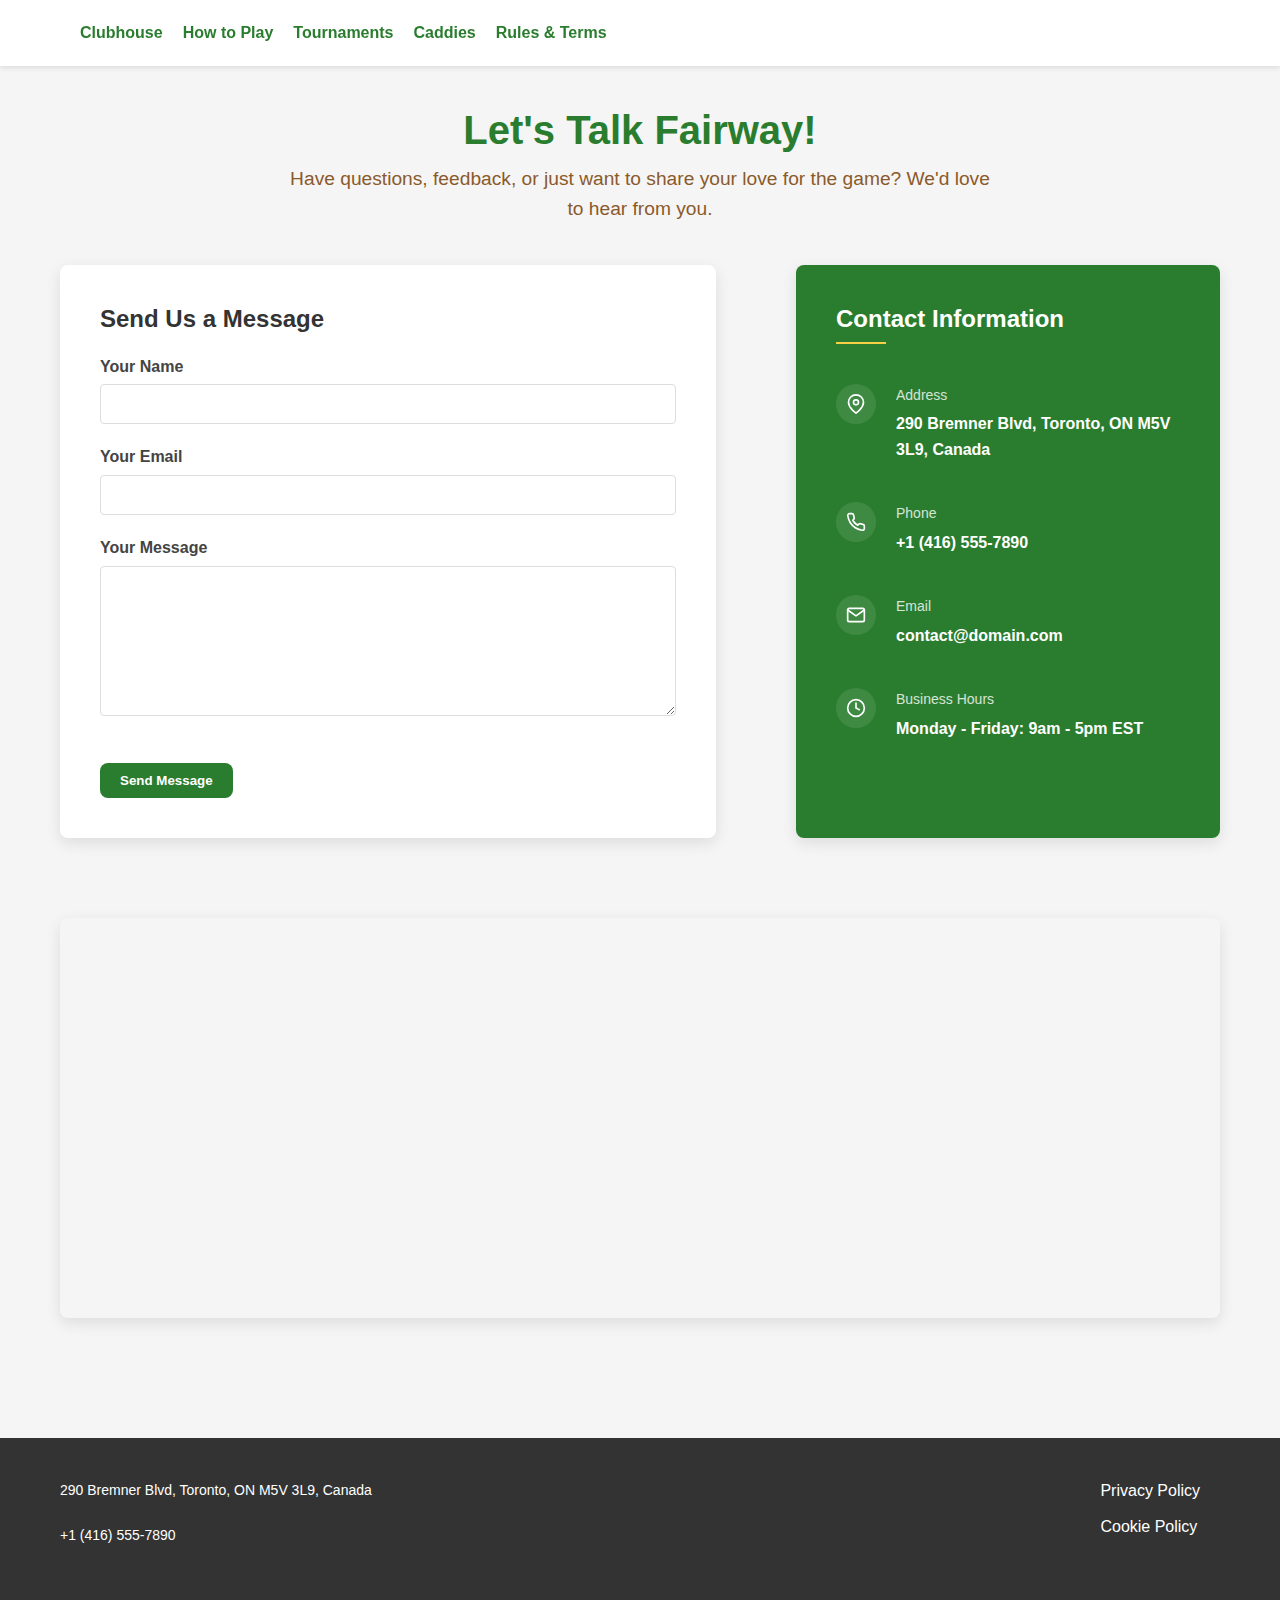
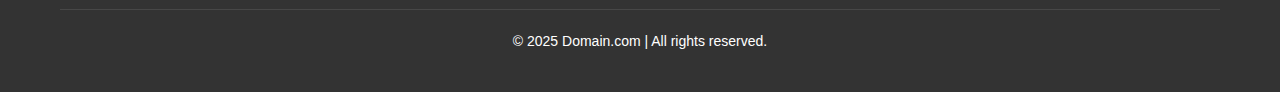
<file: contacts.html>
<!DOCTYPE html>
<html lang="en">
  <head>
    <meta charset="UTF-8" />
    <meta name="viewport" content="width=device-width, initial-scale=1.0" />
    <title>Contact Us - Fairway Solitaire</title>
    <meta
      name="description"
      content="Get in touch with the Fairway Solitaire team for support, feedback or partnership opportunities."
    />
    <link rel="stylesheet" href="css/global.css" />
    <link rel="icon" type="image/png" href="img/favicon.ico" />
  </head>
  <body>
    <div id="header-container"></div>

    <main class="contacts-page">
      <!-- Content will be loaded dynamically from contacts.json -->
    </main>

    <div id="footer-container"></div>
    <script src="js/main.js" type="module"></script>
  </body>
</html>
</file>
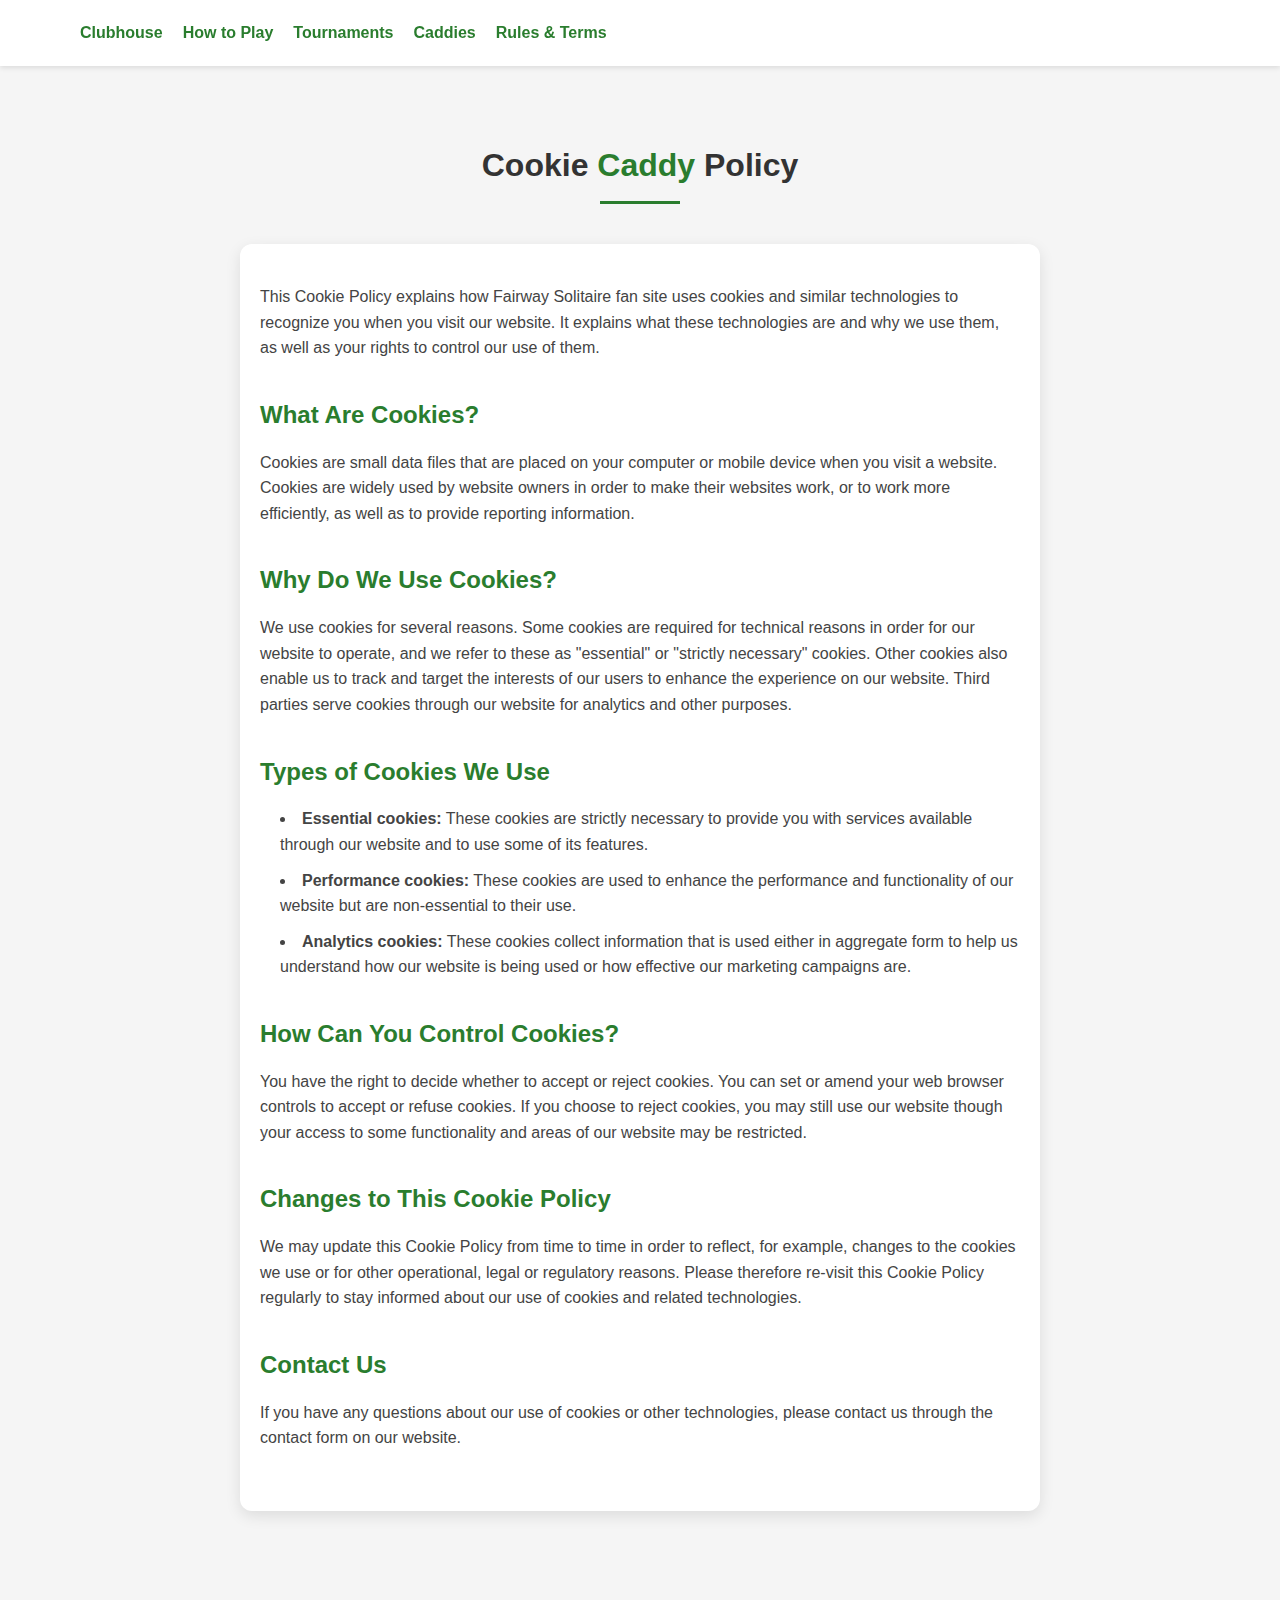
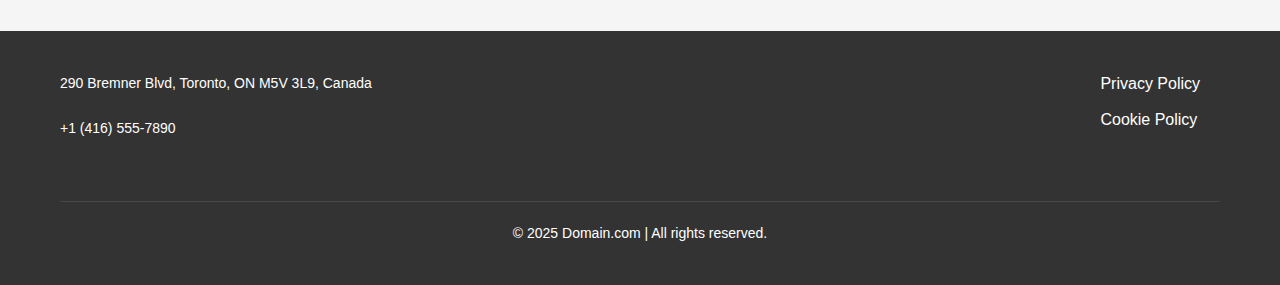
<file: cookie.html>
<!DOCTYPE html>
<html lang="en">
  <head>
    <meta charset="UTF-8" />
    <meta name="viewport" content="width=device-width, initial-scale=1.0" />
    <title>Cookie Policy - Fairway Solitaire</title>
    <meta
      name="description"
      content="Cookie policy for Fairway Solitaire - Classic Cards Game."
    />
    <link rel="stylesheet" href="css/global.css" />
    <link rel="icon" type="image/png" href="img/favicon.ico" />
  </head>
  <body>
    <div id="header-container"></div>

    <main class="cookie-page">
      <div class="container">
        <h1 class="page-title">
          Cookie <span class="accent">Caddy</span> Policy
        </h1>

        <div class="cookie-content">
          <p>
            This Cookie Policy explains how Fairway Solitaire fan site uses
            cookies and similar technologies to recognize you when you visit our
            website. It explains what these technologies are and why we use
            them, as well as your rights to control our use of them.
          </p>

          <h2>What Are Cookies?</h2>
          <p>
            Cookies are small data files that are placed on your computer or
            mobile device when you visit a website. Cookies are widely used by
            website owners in order to make their websites work, or to work more
            efficiently, as well as to provide reporting information.
          </p>

          <h2>Why Do We Use Cookies?</h2>
          <p>
            We use cookies for several reasons. Some cookies are required for
            technical reasons in order for our website to operate, and we refer
            to these as "essential" or "strictly necessary" cookies. Other
            cookies also enable us to track and target the interests of our
            users to enhance the experience on our website. Third parties serve
            cookies through our website for analytics and other purposes.
          </p>

          <h2>Types of Cookies We Use</h2>
          <ul>
            <li>
              <strong>Essential cookies:</strong> These cookies are strictly
              necessary to provide you with services available through our
              website and to use some of its features.
            </li>
            <li>
              <strong>Performance cookies:</strong> These cookies are used to
              enhance the performance and functionality of our website but are
              non-essential to their use.
            </li>
            <li>
              <strong>Analytics cookies:</strong> These cookies collect
              information that is used either in aggregate form to help us
              understand how our website is being used or how effective our
              marketing campaigns are.
            </li>
          </ul>

          <h2>How Can You Control Cookies?</h2>
          <p>
            You have the right to decide whether to accept or reject cookies.
            You can set or amend your web browser controls to accept or refuse
            cookies. If you choose to reject cookies, you may still use our
            website though your access to some functionality and areas of our
            website may be restricted.
          </p>

          <h2>Changes to This Cookie Policy</h2>
          <p>
            We may update this Cookie Policy from time to time in order to
            reflect, for example, changes to the cookies we use or for other
            operational, legal or regulatory reasons. Please therefore re-visit
            this Cookie Policy regularly to stay informed about our use of
            cookies and related technologies.
          </p>

          <h2>Contact Us</h2>
          <p>
            If you have any questions about our use of cookies or other
            technologies, please contact us through the contact form on our
            website.
          </p>
        </div>
      </div>
    </main>

    <div id="footer-container"></div>
    <script src="js/main.js" type="module"></script>
  </body>
</html>
</file>
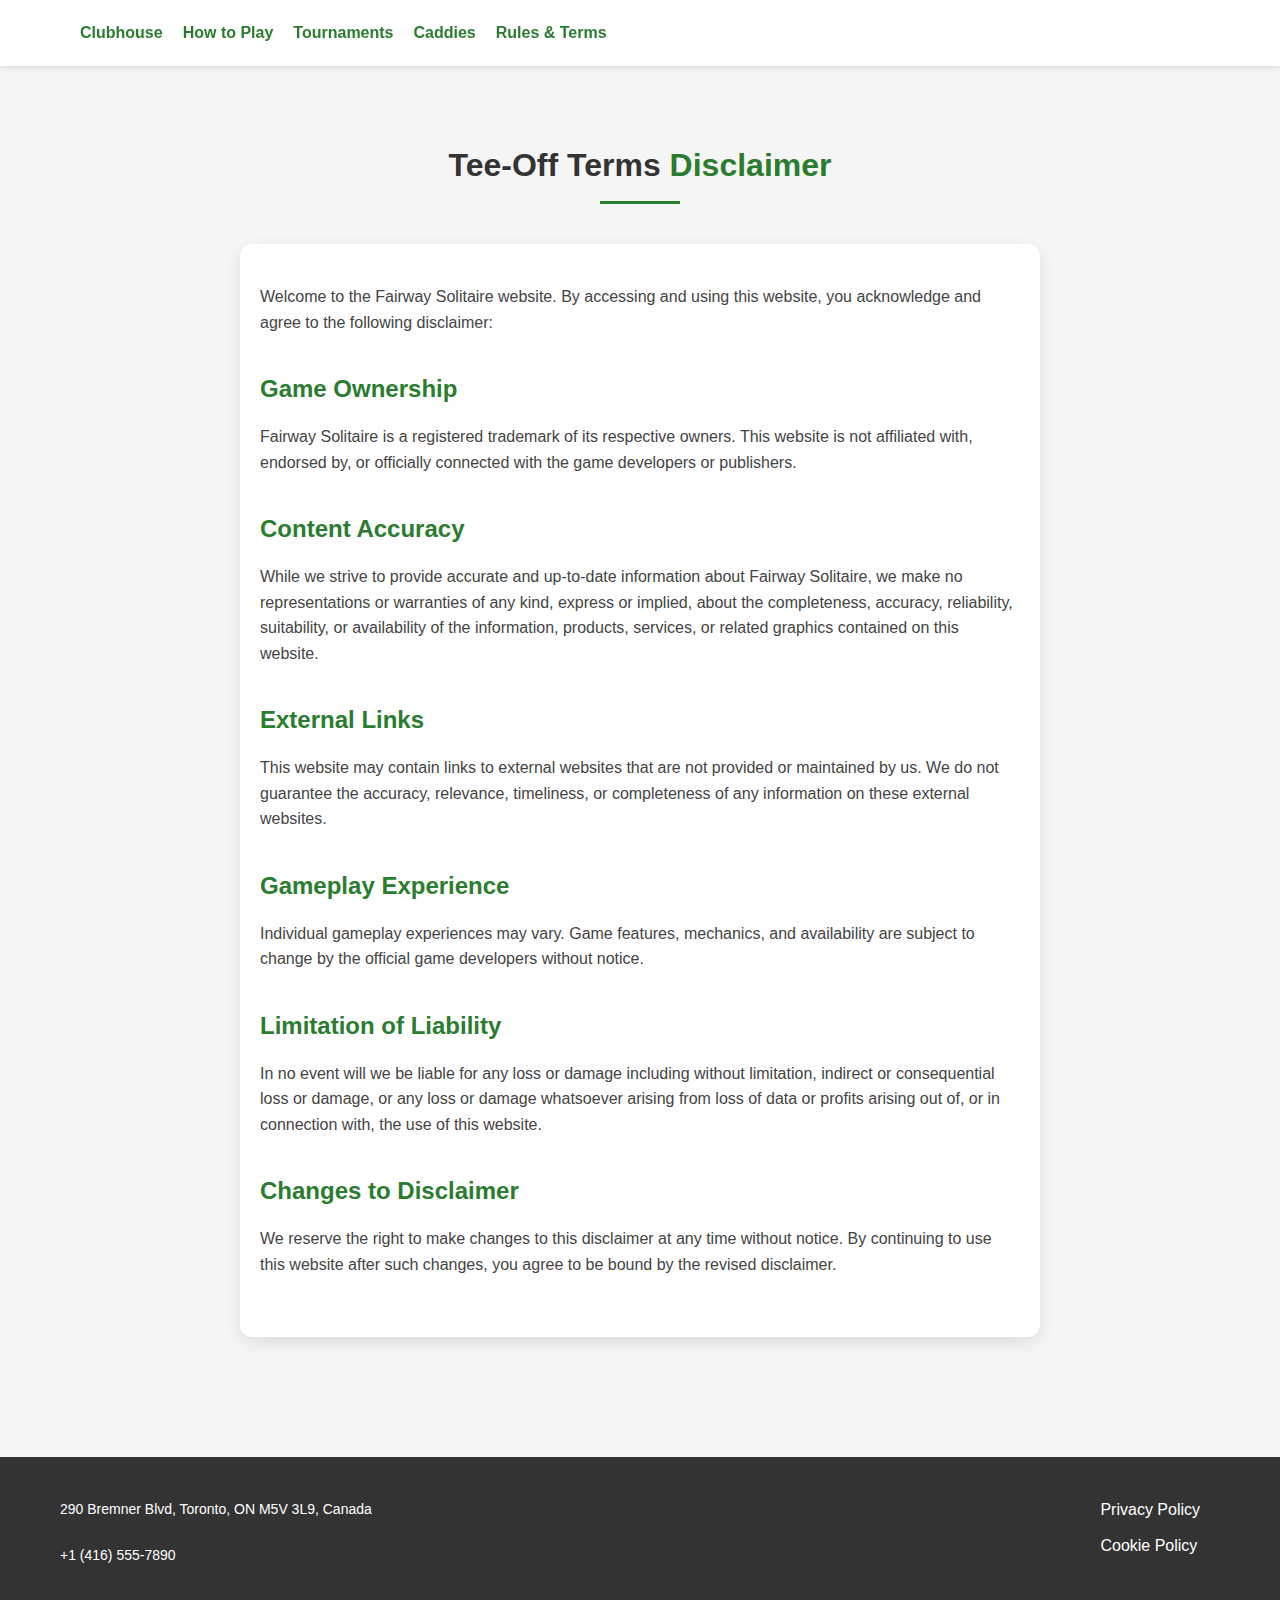
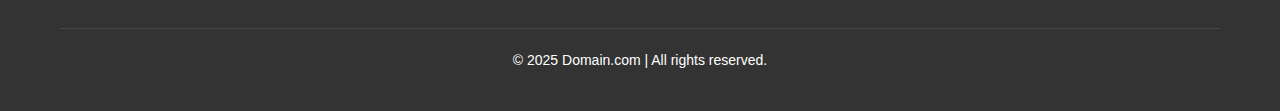
<file: disclaimer.html>
<!DOCTYPE html>
<html lang="en">
  <head>
    <meta charset="UTF-8" />
    <meta name="viewport" content="width=device-width, initial-scale=1.0" />
    <title>Disclaimer - Fairway Solitaire</title>
    <meta
      name="description"
      content="Legal disclaimer for Fairway Solitaire - Classic Cards Game."
    />
    <link rel="stylesheet" href="css/global.css" />
    <link rel="icon" type="image/png" href="img/favicon.ico" />
  </head>
  <body>
    <div id="header-container"></div>

    <main class="disclaimer-page">
      <div class="container">
        <h1 class="page-title">
          Tee-Off Terms <span class="accent">Disclaimer</span>
        </h1>

        <div class="disclaimer-content">
          <p>
            Welcome to the Fairway Solitaire website. By accessing and using
            this website, you acknowledge and agree to the following disclaimer:
          </p>

          <h2>Game Ownership</h2>
          <p>
            Fairway Solitaire is a registered trademark of its respective
            owners. This website is not affiliated with, endorsed by, or
            officially connected with the game developers or publishers.
          </p>

          <h2>Content Accuracy</h2>
          <p>
            While we strive to provide accurate and up-to-date information about
            Fairway Solitaire, we make no representations or warranties of any
            kind, express or implied, about the completeness, accuracy,
            reliability, suitability, or availability of the information,
            products, services, or related graphics contained on this website.
          </p>

          <h2>External Links</h2>
          <p>
            This website may contain links to external websites that are not
            provided or maintained by us. We do not guarantee the accuracy,
            relevance, timeliness, or completeness of any information on these
            external websites.
          </p>

          <h2>Gameplay Experience</h2>
          <p>
            Individual gameplay experiences may vary. Game features, mechanics,
            and availability are subject to change by the official game
            developers without notice.
          </p>

          <h2>Limitation of Liability</h2>
          <p>
            In no event will we be liable for any loss or damage including
            without limitation, indirect or consequential loss or damage, or any
            loss or damage whatsoever arising from loss of data or profits
            arising out of, or in connection with, the use of this website.
          </p>

          <h2>Changes to Disclaimer</h2>
          <p>
            We reserve the right to make changes to this disclaimer at any time
            without notice. By continuing to use this website after such
            changes, you agree to be bound by the revised disclaimer.
          </p>
        </div>
      </div>
    </main>

    <div id="footer-container"></div>
    <script src="js/main.js" type="module"></script>
  </body>
</html>
</file>
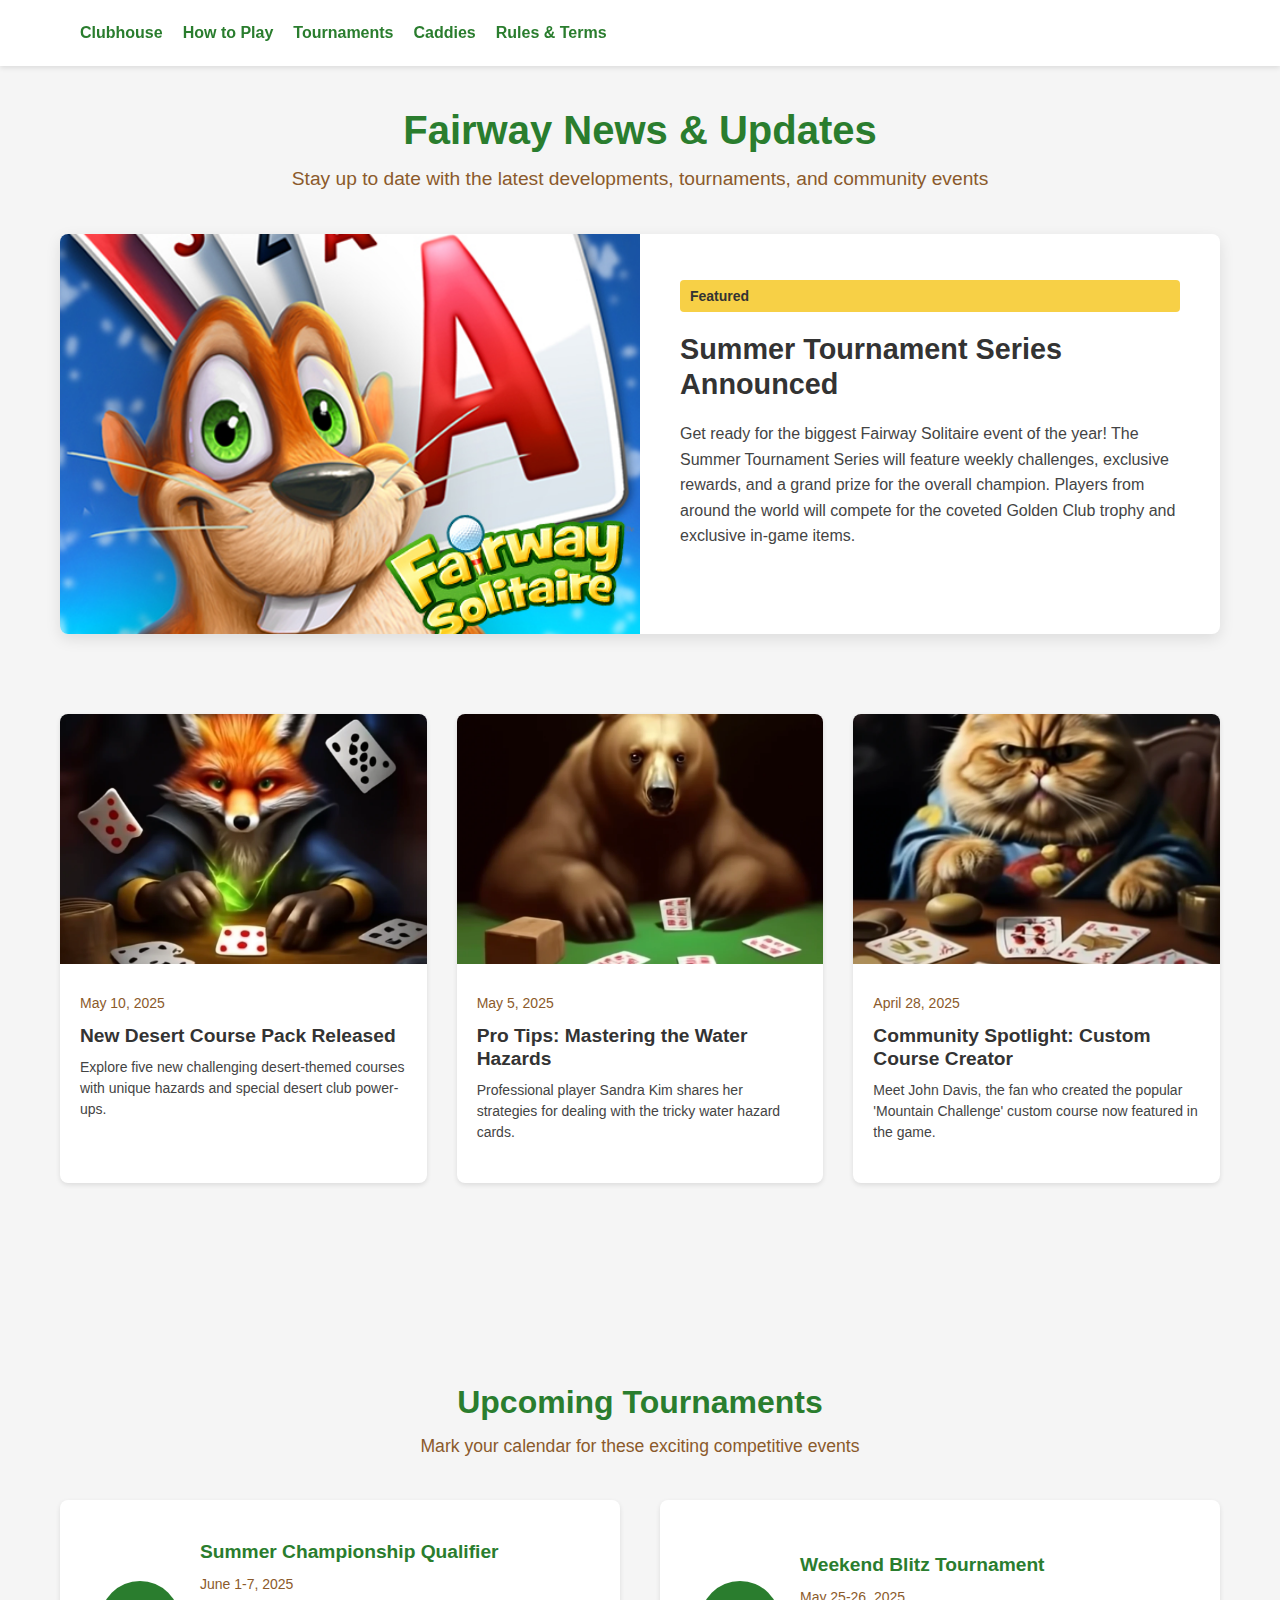
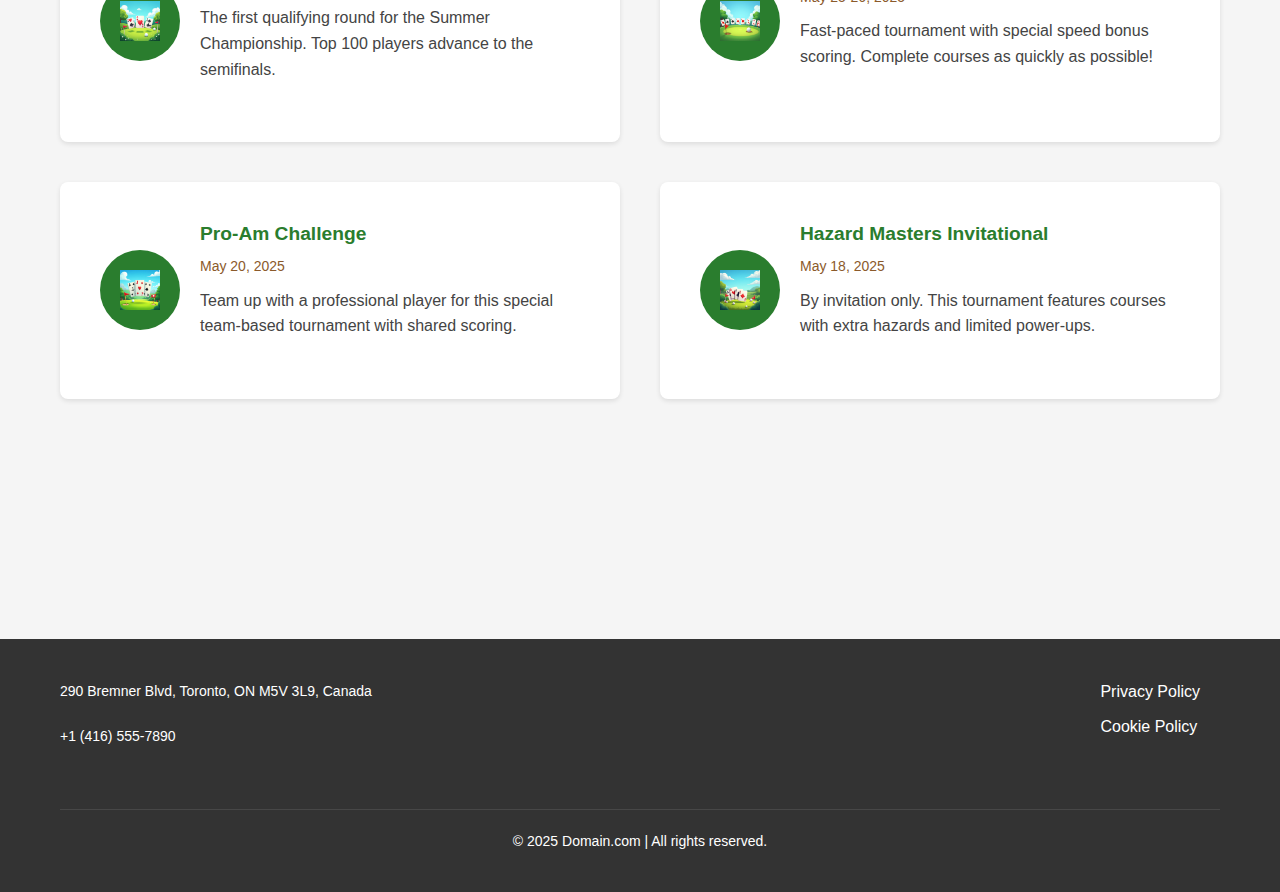
<file: news.html>
<!DOCTYPE html>
<html lang="en">
  <head>
    <meta charset="UTF-8" />
    <meta name="viewport" content="width=device-width, initial-scale=1.0" />
    <title>News - Fairway Solitaire</title>
    <meta
      name="description"
      content="Latest updates, tournaments and news about Fairway Solitaire - the classic cards game."
    />
    <link rel="stylesheet" href="css/global.css" />
    <link rel="icon" type="image/png" href="img/favicon.ico" />
  </head>
  <body>
    <div id="header-container"></div>

    <main class="news-page">
      <!-- Content will be loaded dynamically from news.json -->
    </main>

    <div id="footer-container"></div>
    <script src="js/main.js" type="module"></script>
  </body>
</html>
</file>
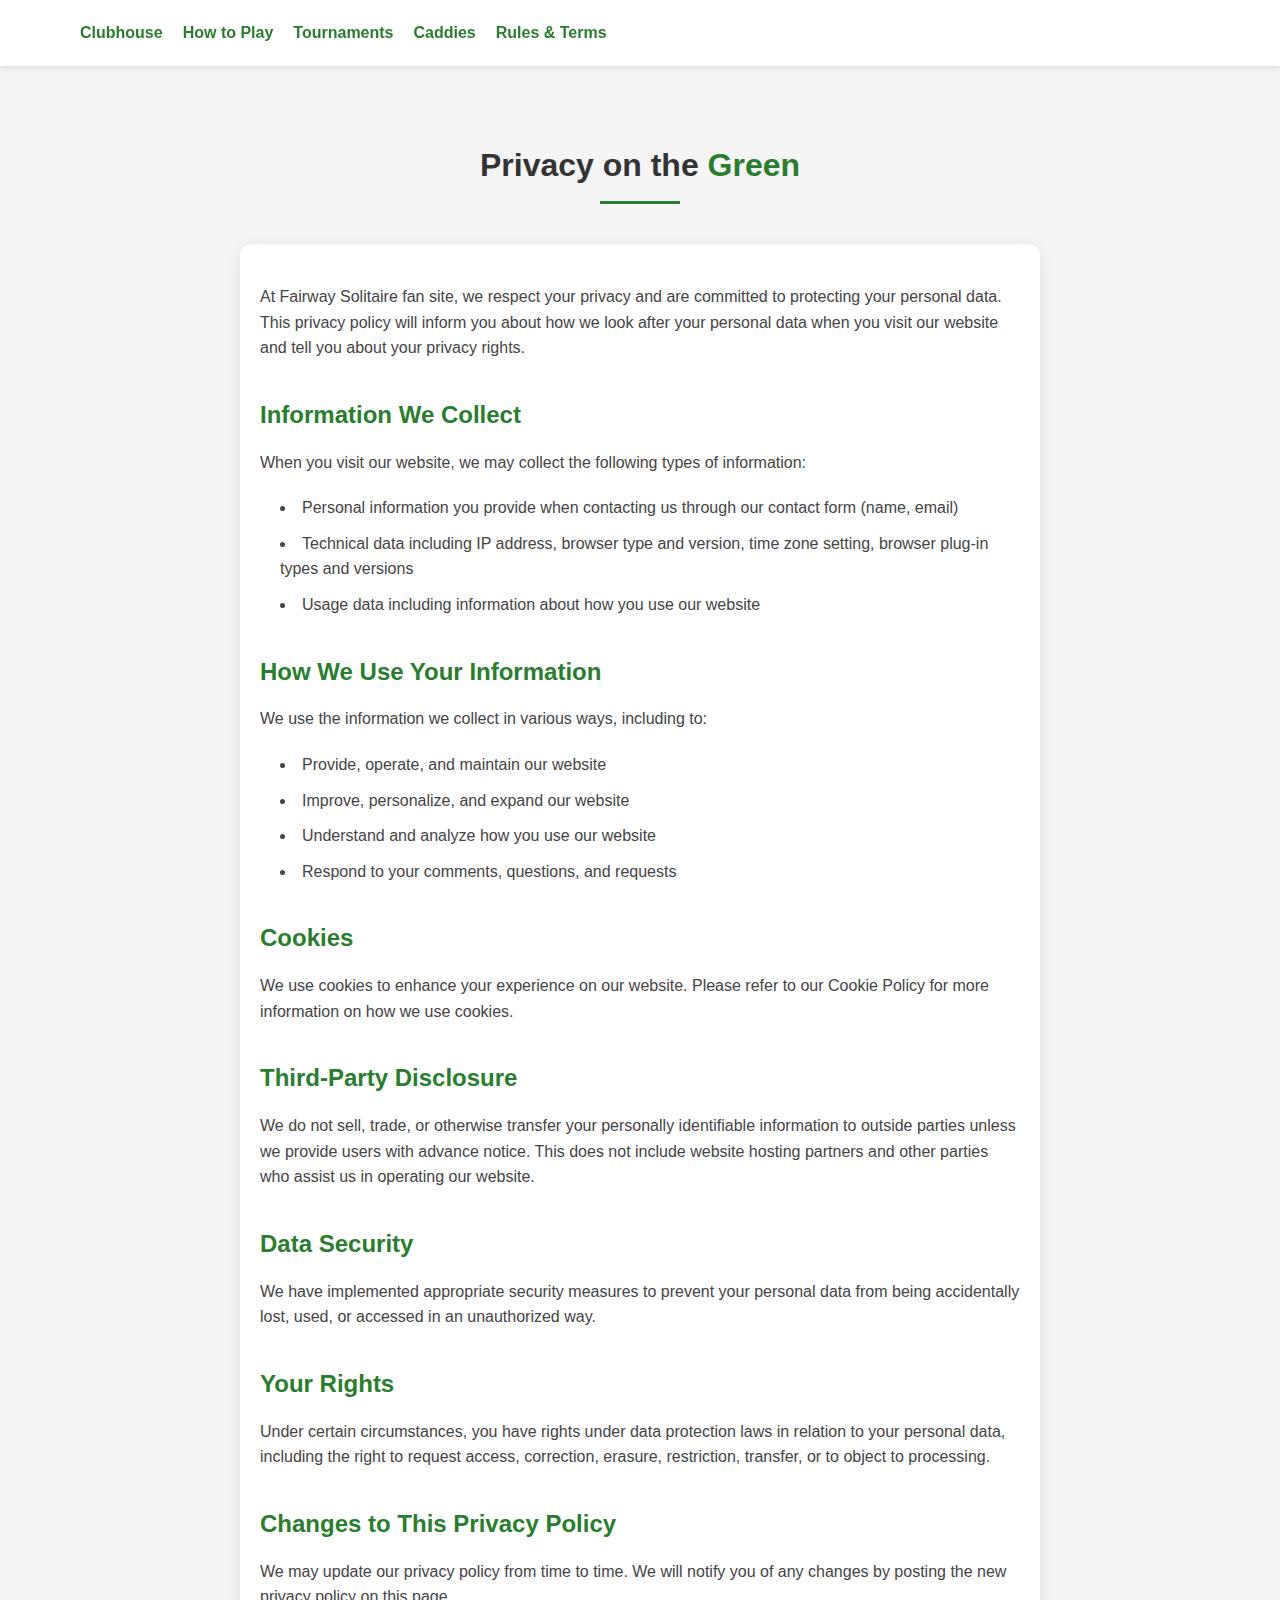
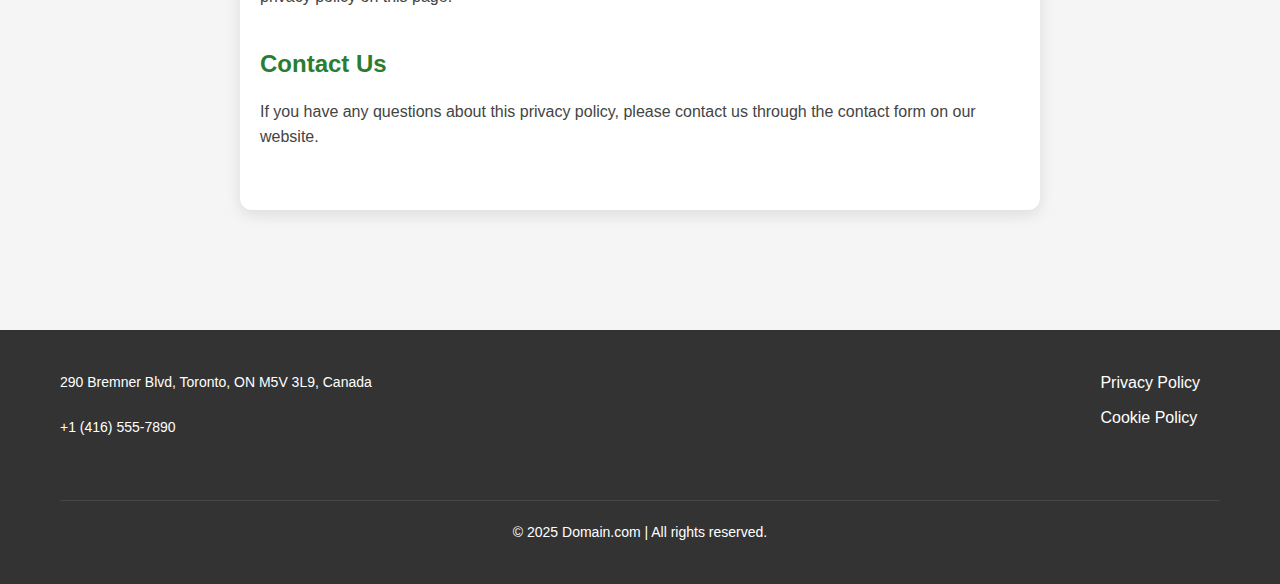
<file: privacy.html>
<!DOCTYPE html>
<html lang="en">
  <head>
    <meta charset="UTF-8" />
    <meta name="viewport" content="width=device-width, initial-scale=1.0" />
    <title>Privacy Policy - Fairway Solitaire</title>
    <meta
      name="description"
      content="Privacy policy for Fairway Solitaire - Classic Cards Game."
    />
    <link rel="stylesheet" href="css/global.css" />
    <link rel="icon" type="image/png" href="img/favicon.ico" />
  </head>
  <body>
    <div id="header-container"></div>

    <main class="privacy-page">
      <div class="container">
        <h1 class="page-title">
          Privacy on the <span class="accent">Green</span>
        </h1>

        <div class="privacy-content">
          <p>
            At Fairway Solitaire fan site, we respect your privacy and are
            committed to protecting your personal data. This privacy policy will
            inform you about how we look after your personal data when you visit
            our website and tell you about your privacy rights.
          </p>

          <h2>Information We Collect</h2>
          <p>
            When you visit our website, we may collect the following types of
            information:
          </p>
          <ul>
            <li>
              Personal information you provide when contacting us through our
              contact form (name, email)
            </li>
            <li>
              Technical data including IP address, browser type and version,
              time zone setting, browser plug-in types and versions
            </li>
            <li>
              Usage data including information about how you use our website
            </li>
          </ul>

          <h2>How We Use Your Information</h2>
          <p>
            We use the information we collect in various ways, including to:
          </p>
          <ul>
            <li>Provide, operate, and maintain our website</li>
            <li>Improve, personalize, and expand our website</li>
            <li>Understand and analyze how you use our website</li>
            <li>Respond to your comments, questions, and requests</li>
          </ul>

          <h2>Cookies</h2>
          <p>
            We use cookies to enhance your experience on our website. Please
            refer to our Cookie Policy for more information on how we use
            cookies.
          </p>

          <h2>Third-Party Disclosure</h2>
          <p>
            We do not sell, trade, or otherwise transfer your personally
            identifiable information to outside parties unless we provide users
            with advance notice. This does not include website hosting partners
            and other parties who assist us in operating our website.
          </p>

          <h2>Data Security</h2>
          <p>
            We have implemented appropriate security measures to prevent your
            personal data from being accidentally lost, used, or accessed in an
            unauthorized way.
          </p>

          <h2>Your Rights</h2>
          <p>
            Under certain circumstances, you have rights under data protection
            laws in relation to your personal data, including the right to
            request access, correction, erasure, restriction, transfer, or to
            object to processing.
          </p>

          <h2>Changes to This Privacy Policy</h2>
          <p>
            We may update our privacy policy from time to time. We will notify
            you of any changes by posting the new privacy policy on this page.
          </p>

          <h2>Contact Us</h2>
          <p>
            If you have any questions about this privacy policy, please contact
            us through the contact form on our website.
          </p>
        </div>
      </div>
    </main>

    <div id="footer-container"></div>
    <script src="js/main.js" type="module"></script>
  </body>
</html>
</file>
<file: css/global.css>
/* Import individual page CSS files */
@import url("index.css");
@import url("news.css");
@import url("contacts.css");
@import url("disclaimer.css");
@import url("privacy.css");
@import url("cookie.css");

/* Root variables */
:root {
  /* Color palette */
  --color-primary: #2a7d2e; /* Golf green */
  --color-secondary: #8b5a2b; /* Wood brown */
  --color-accent: #f7d046; /* Golf ball yellow */
  --color-light: #f5f5f5; /* Off-white */
  --color-dark: #333333; /* Dark gray */
  --color-text: #444444; /* Text color */
  --color-card: #ffffff; /* Card color */

  /* Typography */
  --font-primary: "Montserrat", sans-serif;
  --font-secondary: "Roboto", sans-serif;
  --font-size-base: 16px;
  --font-size-small: 14px;
  --font-size-large: 18px;
  --font-size-xl: 24px;
  --font-size-xxl: 32px;

  /* Spacing */
  --spacing-xs: 5px;
  --spacing-sm: 10px;
  --spacing-md: 20px;
  --spacing-lg: 40px;
  --spacing-xl: 80px;

  /* Borders */
  --border-radius-sm: 4px;
  --border-radius-md: 8px;
  --border-radius-lg: 12px;

  /* Transitions */
  --transition-fast: 0.2s ease;
  --transition-medium: 0.3s ease;
  --transition-slow: 0.5s ease;

  /* Shadows */
  --shadow-small: 0 2px 5px rgba(0, 0, 0, 0.1);
  --shadow-medium: 0 5px 15px rgba(0, 0, 0, 0.1);
  --shadow-large: 0 10px 25px rgba(0, 0, 0, 0.15);
}

/* Reset and base styles */
* {
  margin: 0;
  padding: 0;
  box-sizing: border-box;
}

html {
  font-size: var(--font-size-base);
  scroll-behavior: smooth;
}

body {
  font-family: var(--font-primary);
  color: var(--color-text);
  background-color: var(--color-light);
  line-height: 1.6;
  overflow-x: hidden;
}

a {
  color: var(--color-primary);
  text-decoration: none;
  transition: color var(--transition-fast);
}

a:hover {
  color: var(--color-secondary);
}

img {
  max-width: 100%;
  height: auto;
}

ul,
ol {
  list-style-position: inside;
}

/* Container */
.container {
  width: 100%;
  max-width: 1200px;
  margin: 0 auto;
  padding: 0 var(--spacing-md);
}

/* Typography */
h1,
h2,
h3,
h4,
h5,
h6 {
  font-weight: 700;
  line-height: 1.2;
  margin-bottom: var(--spacing-md);
  color: var(--color-dark);
}

h1 {
  font-size: var(--font-size-xxl);
}

h2 {
  font-size: var(--font-size-xl);
}

h3 {
  font-size: var(--font-size-large);
}

p {
  margin-bottom: var(--spacing-md);
}

.accent {
  color: var(--color-primary);
}

/* Buttons */
.btn {
  display: inline-block;
  padding: var(--spacing-sm) var(--spacing-md);
  background-color: var(--color-primary);
  color: white;
  border: none;
  border-radius: var(--border-radius-md);
  font-weight: 600;
  cursor: pointer;
  transition: background-color var(--transition-fast),
    transform var(--transition-fast);
}

.btn:hover {
  background-color: var(--color-secondary);
  transform: translateY(-2px);
  color: white;
}

.btn-secondary {
  background-color: var(--color-secondary);
}

.btn-secondary:hover {
  background-color: var(--color-primary);
}

/* Header styles */
.site-header {
  background-color: white;
  box-shadow: var(--shadow-small);
  position: sticky;
  top: 0;
  z-index: 100;
}

.header-content {
  display: flex;
  justify-content: space-between;
  align-items: center;
  padding: var(--spacing-md) 0;
}

.logo img {
  height: 50px;
}

.main-nav .nav-list {
  display: flex;
  list-style: none;
}

.main-nav .nav-list li {
  margin-left: var(--spacing-md);
}

.main-nav .nav-list a {
  font-weight: 600;
  position: relative;
}

.main-nav .nav-list a::after {
  content: "";
  position: absolute;
  bottom: -5px;
  left: 0;
  width: 0;
  height: 2px;
  background-color: var(--color-primary);
  transition: width var(--transition-medium);
}

.main-nav .nav-list a:hover::after {
  width: 100%;
}

.mobile-menu-toggle {
  background: none;
  border: none;
  cursor: pointer;
  width: 40px;
  height: 30px;
  display: flex;
  flex-direction: column;
  justify-content: center;
  padding: 0;
  gap: 6px;

  @media (min-width: 768px) {
    display: none;
  }
}

.bar {
  display: block;
  height: 4px;
  width: 100%;
  margin-bottom: 5px;
  background-color: var(--color-primary);
  border-radius: 2px;
  transition: transform 0.3s ease, opacity 0.3s ease;
}

/* Footer styles */
.site-footer {
  background-color: var(--color-dark);
  color: white;
  padding: var(--spacing-lg) 0 var(--spacing-md);
  margin-top: var(--spacing-xl);
}

.footer-content {
  display: flex;
  justify-content: space-between;
  flex-wrap: wrap;
  margin-bottom: var(--spacing-lg);
}

.footer-info {
  flex: 1;
  min-width: 250px;
  margin-right: var(--spacing-lg);
}

.footer-logo img {
  height: 40px;
  margin-bottom: var(--spacing-md);
}

.footer-contact {
  font-size: var(--font-size-small);
  line-height: 1.8;
}

.footer-links ul {
  list-style: none;
}

.footer-links li {
  margin-right: var(--spacing-md);
  margin-bottom: var(--spacing-sm);
}

.footer-links a {
  color: white;
  transition: color var(--transition-fast);
}

.footer-links a:hover {
  color: var(--color-accent);
}

.footer-bottom {
  border-top: 1px solid rgba(255, 255, 255, 0.1);
  padding-top: var(--spacing-md);
  text-align: center;
  font-size: var(--font-size-small);
}

/* Page title */
.page-title {
  text-align: center;
  margin: var(--spacing-lg) 0;
  position: relative;
  padding-bottom: var(--spacing-md);
}

.page-title::after {
  content: "";
  position: absolute;
  bottom: 0;
  left: 50%;
  transform: translateX(-50%);
  width: 80px;
  height: 3px;
  background-color: var(--color-primary);
}

/* Responsive styles */
@media (max-width: 768px) {
  .mobile-menu-toggle {
    display: block;
  }

  .main-nav .nav-list {
    position: fixed;
    top: 0;
    right: -100%;
    width: 70%;
    height: 100vh;
    background-color: white;
    flex-direction: column;
    padding: var(--spacing-xl) var(--spacing-md);
    box-shadow: var(--shadow-large);
    transition: right var(--transition-medium);
    z-index: 101;
  }

  .main-nav .nav-list.active {
    right: 0;
  }

  .main-nav .nav-list li {
    margin: var(--spacing-md) 0;
  }

  .footer-content {
    flex-direction: column;
  }

  .footer-info,
  .footer-links {
    margin-bottom: var(--spacing-lg);
  }
}

/* Animation classes */
.fade-in {
  animation: fadeIn var(--transition-slow) forwards;
}

.slide-up {
  animation: slideUp var(--transition-medium) forwards;
}

@keyframes fadeIn {
  from {
    opacity: 0;
  }
  to {
    opacity: 1;
  }
}

@keyframes slideUp {
  from {
    transform: translateY(20px);
    opacity: 0;
  }
  to {
    transform: translateY(0);
    opacity: 1;
  }
}

/* Utility classes */
.text-center {
  text-align: center;
}

.mt-1 {
  margin-top: var(--spacing-sm);
}
.mt-2 {
  margin-top: var(--spacing-md);
}
.mt-3 {
  margin-top: var(--spacing-lg);
}
.mt-4 {
  margin-top: var(--spacing-xl);
}

.mb-1 {
  margin-bottom: var(--spacing-sm);
}
.mb-2 {
  margin-bottom: var(--spacing-md);
}
.mb-3 {
  margin-bottom: var(--spacing-lg);
}
.mb-4 {
  margin-bottom: var(--spacing-xl);
}

/* Disclaimer, Privacy, Cookie pages */
.disclaimer-content,
.privacy-content,
.cookie-content {
  max-width: 800px;
  margin: 0 auto;
  padding: var(--spacing-lg) var(--spacing-md);
  background-color: white;
  border-radius: var(--border-radius-lg);
  box-shadow: var(--shadow-medium);
}

.disclaimer-content h2,
.privacy-content h2,
.cookie-content h2 {
  color: var(--color-primary);
  margin-top: var(--spacing-lg);
  font-size: 1.5rem;
}

.disclaimer-content ul,
.privacy-content ul,
.cookie-content ul {
  margin-bottom: var(--spacing-md);
  padding-left: var(--spacing-md);
}

.disclaimer-content li,
.privacy-content li,
.cookie-content li {
  margin-bottom: var(--spacing-sm);
}

.cookie-bar {
  position: fixed;
  bottom: 0;
  left: 0;
  right: 0;
  background-color: var(--color-dark);
  color: var(--color-light);
  font-family: var(--font-primary);
  font-size: var(--font-size-small);
  padding: var(--spacing-sm) var(--spacing-md);
  display: flex;
  justify-content: space-between;
  align-items: center;
  z-index: 999;
  box-shadow: var(--shadow-medium);
  transition: var(--transition-medium);
}

.cookie-text {
  margin: 0;
  padding-right: var(--spacing-sm);
  max-width: 80%;
}

.cookie-accept-btn {
  background-color: var(--color-primary);
  color: var(--color-light);
  border: none;
  padding: var(--spacing-xs) var(--spacing-md);
  border-radius: var(--border-radius-sm);
  cursor: pointer;
  font-size: var(--font-size-small);
  transition: var(--transition-fast);
}

.cookie-accept-btn:hover {
  background-color: var(--color-secondary);
}
</file>
